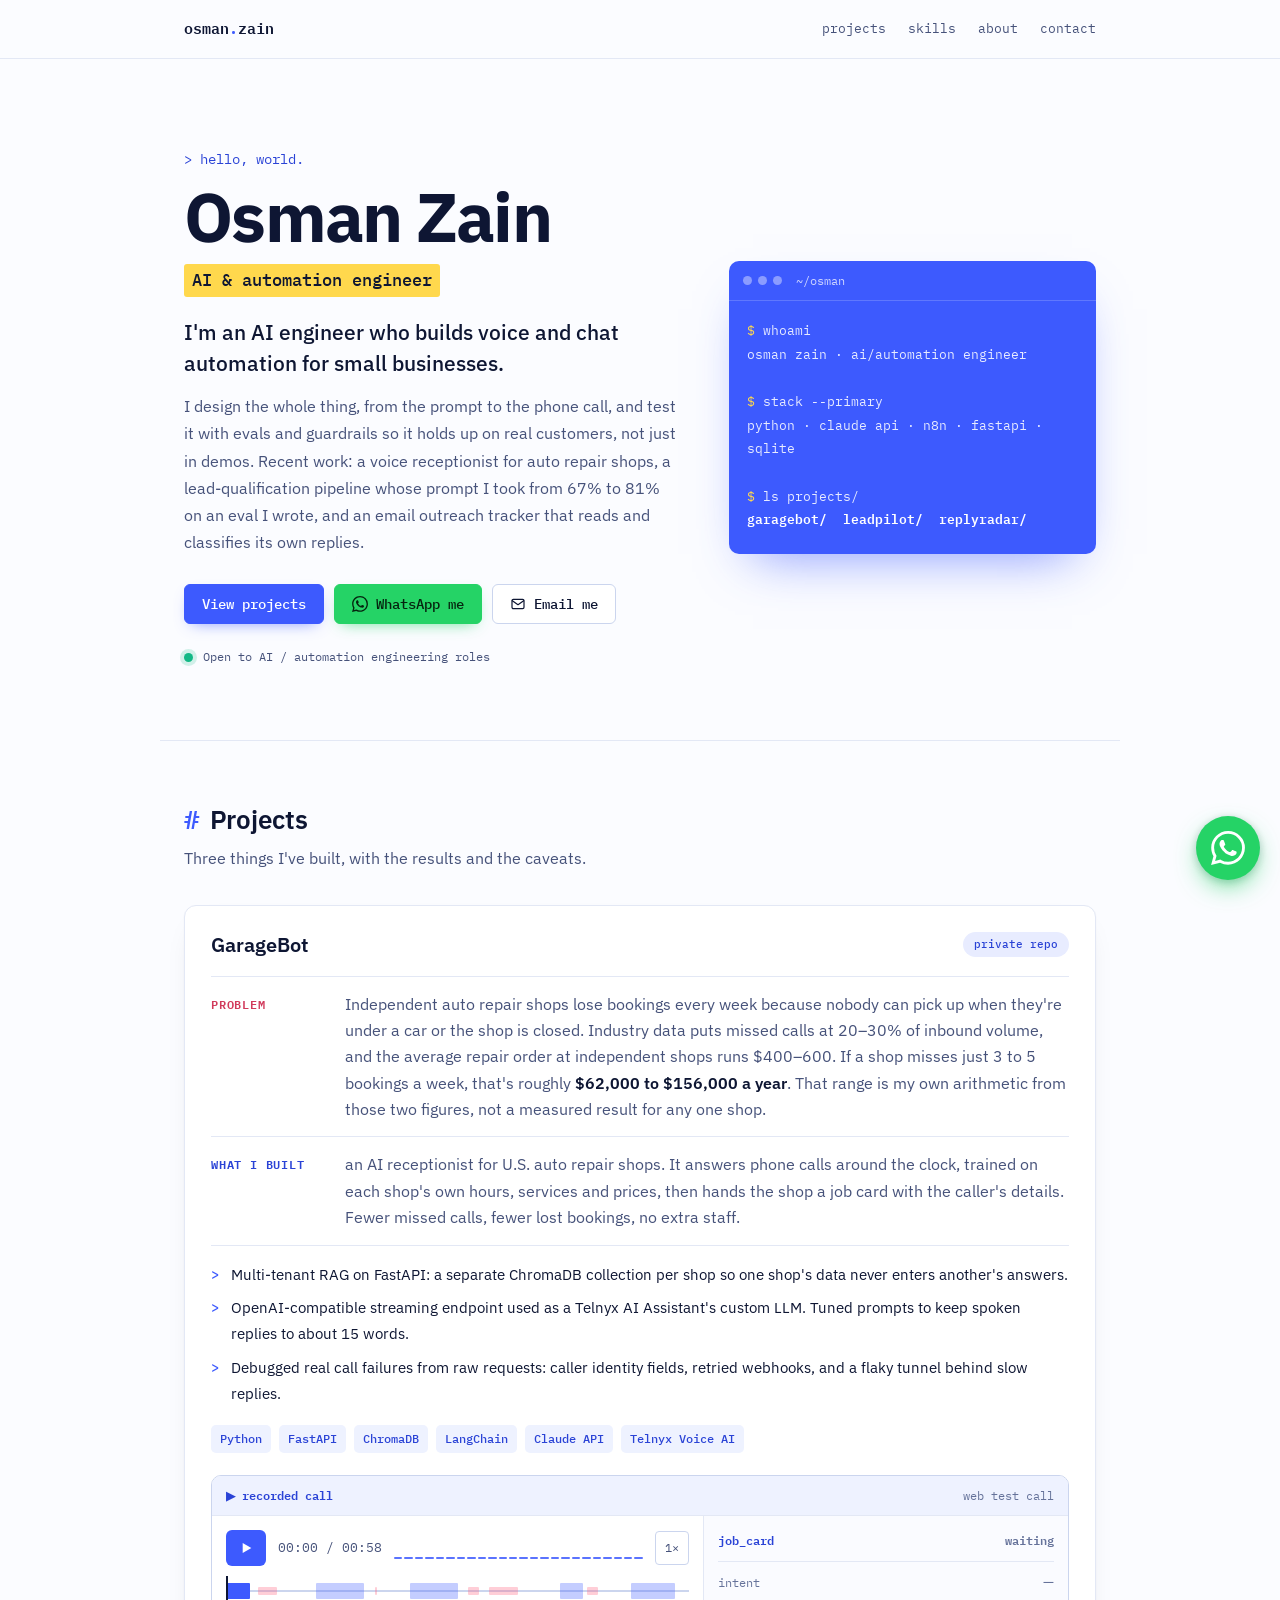
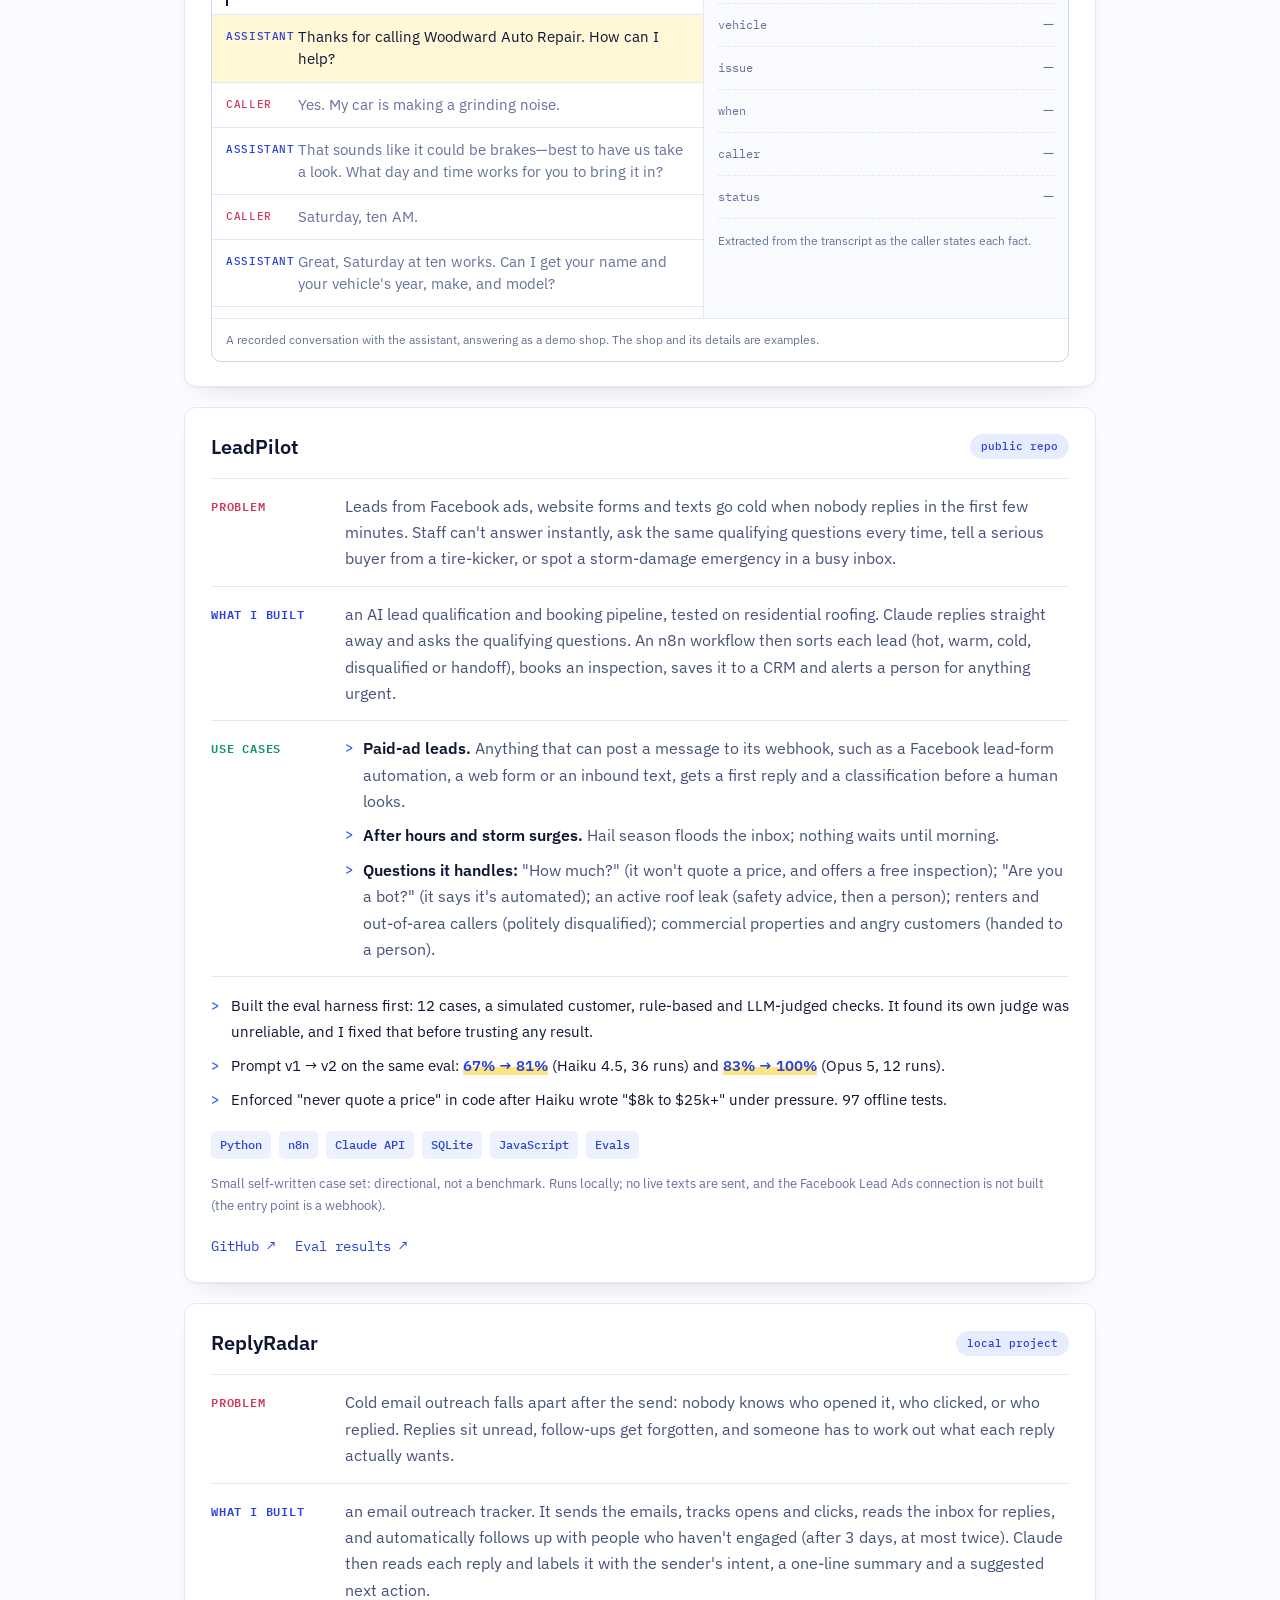
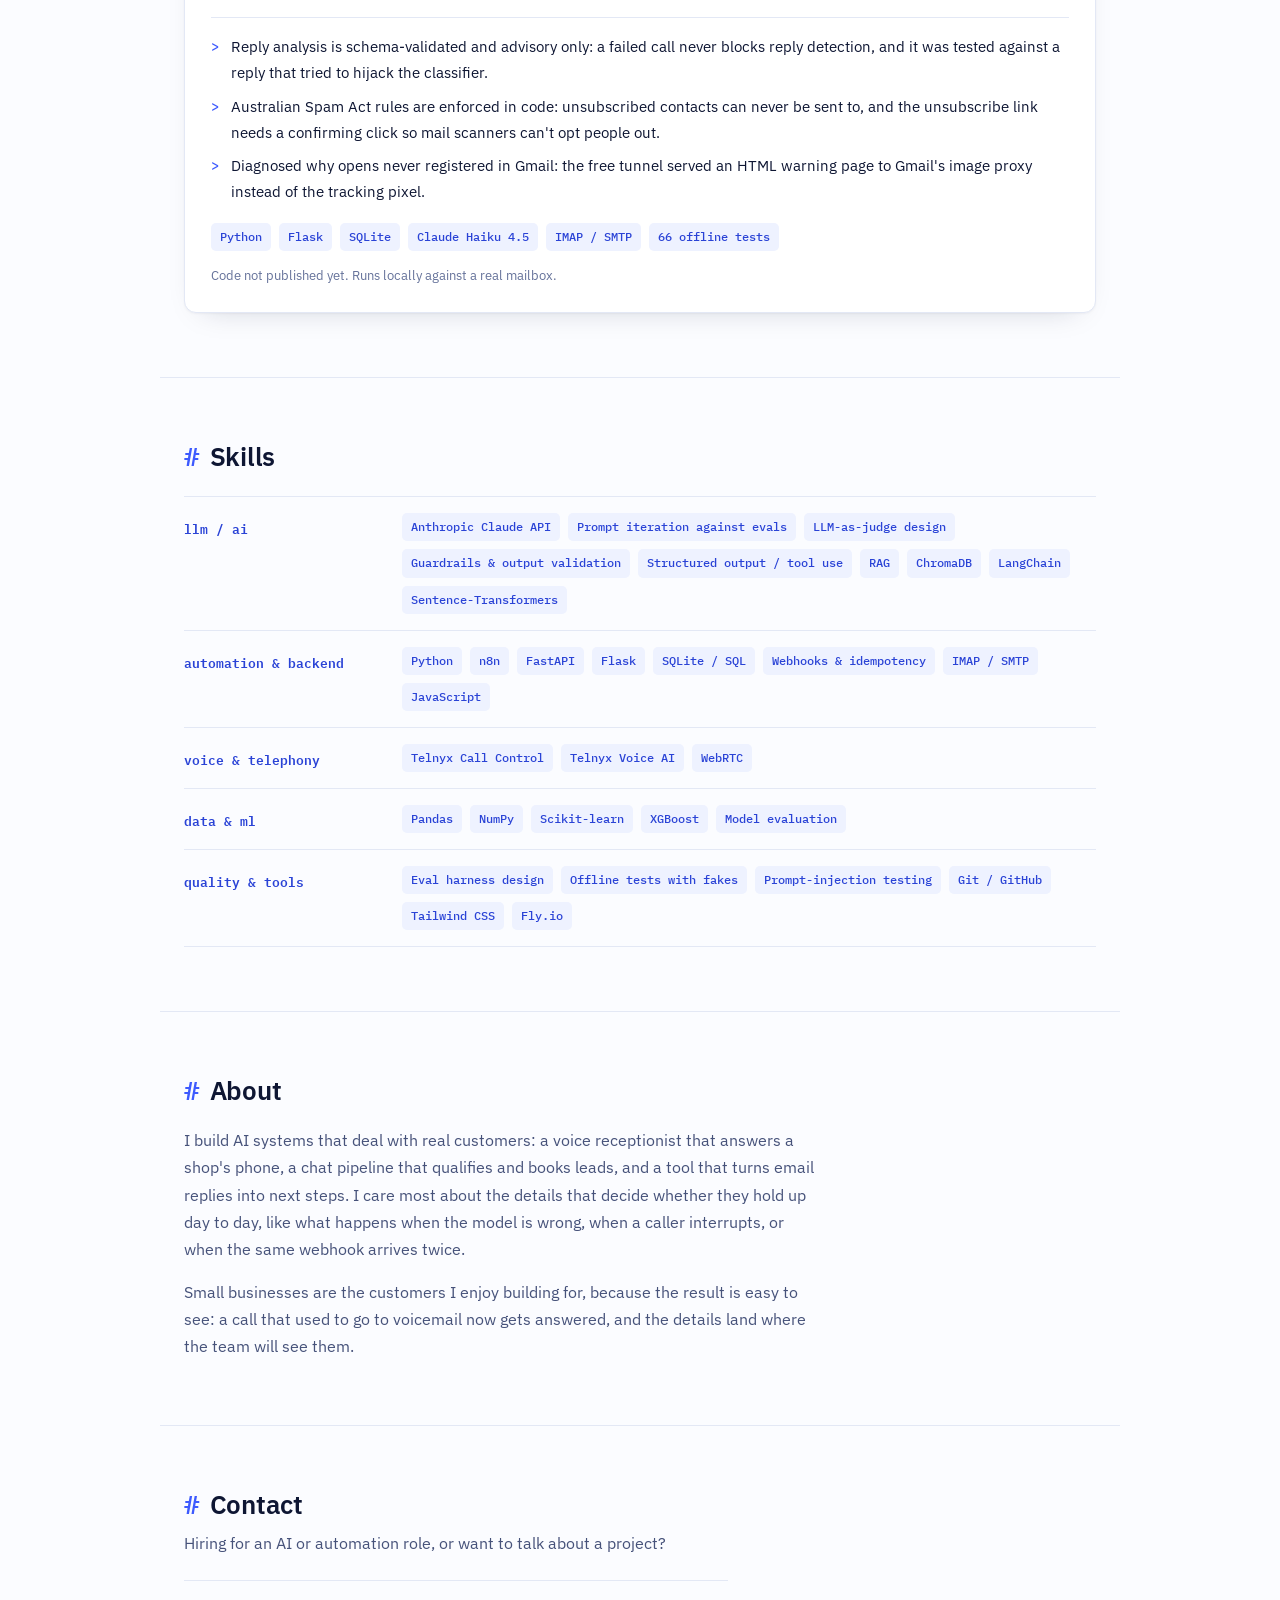
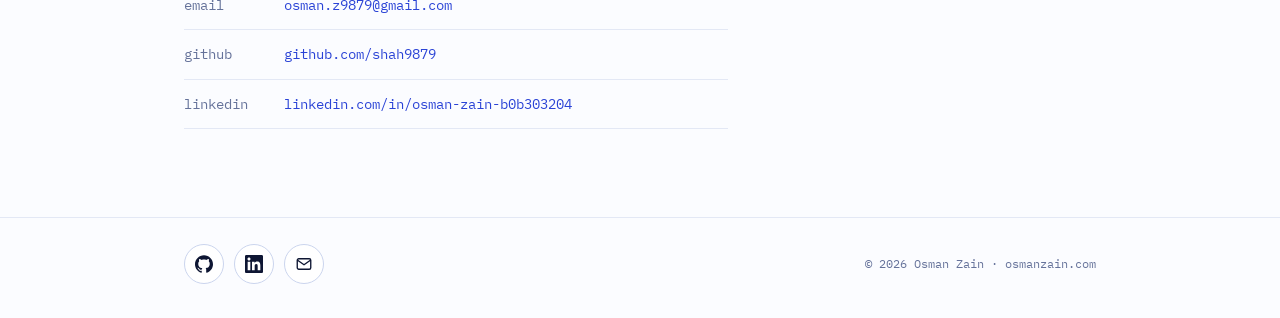
<file: index.html>
<!doctype html>
<html lang="en">
<head>
  <meta charset="utf-8">
  <meta name="viewport" content="width=device-width, initial-scale=1">
  <title>Osman Zain · AI &amp; Automation Engineer</title>
  <meta name="description" content="Osman Zain builds LLM systems and tests them properly: evals, guardrails and automation that hold up on real inputs. Projects: GarageBot, LeadPilot, ReplyRadar.">
  <meta name="theme-color" content="#FBFCFF">
  <meta name="color-scheme" content="light">
  <link rel="canonical" href="https://osmanzain.com/">
  <meta property="og:type" content="website">
  <meta property="og:title" content="Osman Zain · AI &amp; Automation Engineer">
  <meta property="og:description" content="LLM systems with evals and guardrails: a RAG voice receptionist, a lead-qualification pipeline, an outreach tracker with AI reply triage.">
  <meta property="og:url" content="https://osmanzain.com/">
  <meta property="og:image" content="https://osmanzain.com/og.png">
  <meta name="twitter:card" content="summary_large_image">
  <link rel="preconnect" href="https://fonts.googleapis.com">
  <link rel="preconnect" href="https://fonts.gstatic.com" crossorigin>
  <link href="https://fonts.googleapis.com/css2?family=IBM+Plex+Mono:wght@400;500;600&family=IBM+Plex+Sans:wght@400;500;600&display=swap" rel="stylesheet">
  <link rel="stylesheet" href="styles.css">
  <link rel="icon" href="data:image/svg+xml,%3Csvg xmlns='http://www.w3.org/2000/svg' viewBox='0 0 32 32'%3E%3Crect width='32' height='32' rx='6' fill='%233D5AFE'/%3E%3Ctext x='16' y='22' font-family='monospace' font-size='16' font-weight='700' text-anchor='middle' fill='%23ffffff'%3EOZ%3C/text%3E%3C/svg%3E">
</head>
<body>
<a class="skip" href="#projects">Skip to projects</a>

<header class="nav">
  <div class="wrap nav-inner">
    <a class="logo mono" href="#top" aria-label="Home">osman<span>.</span>zain</a>
    <nav class="nav-links mono" aria-label="Main">
      <a href="#projects">projects</a>
      <a href="#skills">skills</a>
      <a href="#about">about</a>
      <a href="#contact">contact</a>
    </nav>
  </div>
</header>

<main id="top">

  <!-- HERO -->
  <section class="hero wrap">
    <div class="hero-copy">
      <p class="hello mono">&gt; hello, world.</p>
      <h1>Osman Zain</h1>
      <p class="role mono">AI &amp; automation engineer</p>
      <p class="lead">I'm an AI engineer who builds voice and chat automation for small businesses.</p>
      <p class="bio">I design the whole thing, from the prompt to the phone call, and test it with evals and guardrails so it holds up on real customers, not just in demos. Recent work: a voice receptionist for auto repair shops, a lead-qualification pipeline whose prompt I took from 67% to 81% on an eval I wrote, and an email outreach tracker that reads and classifies its own replies.</p>
      <div class="cta">
        <a class="btn" href="#projects">View projects</a>
        <a class="btn wa" data-social="whatsapp" target="_blank" rel="noopener" href="#"><svg viewBox="0 0 24 24" aria-hidden="true"><path fill="currentColor" d="M17.472 14.382c-.297-.149-1.758-.867-2.03-.967-.273-.099-.471-.148-.67.15-.197.297-.767.966-.94 1.164-.173.199-.347.223-.644.075-.297-.15-1.255-.463-2.39-1.475-.883-.788-1.48-1.761-1.653-2.059-.173-.297-.018-.458.13-.606.134-.133.298-.347.446-.52.149-.174.198-.298.298-.497.099-.198.05-.371-.025-.52-.075-.149-.669-1.612-.916-2.207-.242-.579-.487-.5-.669-.51-.173-.008-.371-.01-.57-.01-.198 0-.52.074-.792.372-.272.297-1.04 1.016-1.04 2.479 0 1.462 1.065 2.875 1.213 3.074.149.198 2.096 3.2 5.077 4.487.709.306 1.262.489 1.694.625.712.227 1.36.195 1.871.118.571-.085 1.758-.719 2.006-1.413.248-.694.248-1.289.173-1.413-.074-.124-.272-.198-.57-.347m-5.421 7.403h-.004a9.87 9.87 0 01-5.031-1.378l-.361-.214-3.741.982.998-3.648-.235-.374a9.86 9.86 0 01-1.51-5.26c.001-5.45 4.436-9.884 9.888-9.884 2.64 0 5.122 1.03 6.988 2.898a9.825 9.825 0 012.893 6.994c-.003 5.45-4.437 9.884-9.885 9.884m8.413-18.297A11.815 11.815 0 0012.05 0C5.495 0 .16 5.335.157 11.892c0 2.096.547 4.142 1.588 5.945L.057 24l6.305-1.654a11.882 11.882 0 005.683 1.448h.005c6.554 0 11.89-5.335 11.893-11.893a11.821 11.821 0 00-3.48-8.413z"/></svg>WhatsApp me</a>
        <a class="btn ghost" data-social="email" href="#"><svg viewBox="0 0 24 24" aria-hidden="true" fill="none" stroke="currentColor" stroke-width="1.8" stroke-linecap="round" stroke-linejoin="round"><rect x="3" y="5" width="18" height="14" rx="2"/><path d="M3.5 7l8.5 6 8.5-6"/></svg>Email me</a>
      </div>
      <p class="status mono"><span class="dot"></span>Open to AI / automation engineering roles</p>
    </div>

    <div class="term" aria-hidden="true">
      <div class="term-bar mono"><i></i><i></i><i></i><span>~/osman</span></div>
<pre class="mono"><span class="p">$</span> whoami
osman zain · ai/automation engineer

<span class="p">$</span> stack --primary
python · claude api · n8n · fastapi · sqlite

<span class="p">$</span> ls projects/
<span class="k">garagebot/</span>  <span class="k">leadpilot/</span>  <span class="k">replyradar/</span>
</pre>
    </div>
  </section>

  <!-- PROJECTS -->
  <section class="section wrap" id="projects">
    <h2><span class="hash mono">#</span>Projects</h2>
    <p class="sub">Three things I've built, with the results and the caveats.</p>

    <div class="cards">


      <article class="card card-wide" id="garagebot">
        <header class="card-head"><h3 data-gb-name>GarageBot</h3><span class="chip mono">private repo</span></header>
        <dl class="brief">
          <div class="row"><dt class="mono l-problem">problem</dt><dd>Independent auto repair shops lose bookings every week because nobody can pick up when they're under a car or the shop is closed. Industry data puts missed calls at 20&ndash;30% of inbound volume, and the average repair order at independent shops runs $400&ndash;600. If a shop misses just 3 to 5 bookings a week, that's roughly <b>$62,000 to $156,000 a year</b>. That range is my own arithmetic from those two figures, not a measured result for any one shop.</dd></div>
          <div class="row"><dt class="mono l-built">what I built</dt><dd>an AI receptionist for U.S. auto repair shops. It answers phone calls around the clock, trained on each shop's own hours, services and prices, then hands the shop a job card with the caller's details. Fewer missed calls, fewer lost bookings, no extra staff.</dd></div>
        </dl>
        <ul class="proof">
          <li>Multi-tenant RAG on FastAPI: a separate ChromaDB collection per shop so one shop's data never enters another's answers.</li>
          <li>OpenAI-compatible streaming endpoint used as a Telnyx AI Assistant's custom LLM. Tuned prompts to keep spoken replies to about 15 words.</li>
          <li>Debugged real call failures from raw requests: caller identity fields, retried webhooks, and a flaky tunnel behind slow replies.</li>
        </ul>
        <ul class="tags mono"><li>Python</li><li>FastAPI</li><li>ChromaDB</li><li>LangChain</li><li>Claude API</li><li>Telnyx Voice AI</li></ul>

        <div class="demo" aria-label="Recorded demo call">
          <div class="demo-head mono"><span>▶ recorded call</span><span data-line-label>web test call</span></div>
          <div class="demo-grid">
            <div class="player">
              <div class="controls">
                <button class="play" type="button" data-play aria-label="Play or pause the demo call">
                  <svg class="i-play" viewBox="0 0 24 24" aria-hidden="true"><path d="M7 4.5v15l13-7.5z"/></svg>
                  <svg class="i-pause" viewBox="0 0 24 24" aria-hidden="true"><path d="M6 4.5h4.5v15H6zM13.5 4.5H18v15h-4.5z"/></svg>
                </button>
                <span class="time mono"><span data-time>00:00</span> / <span data-total>00:00</span></span>
                <div class="levels" data-levels aria-hidden="true"></div>
                <button class="speed mono" type="button" data-speed aria-label="Playback speed">1×</button>
              </div>
              <div class="scrub" data-timeline role="slider" tabindex="0" aria-label="Seek through the call" aria-valuemin="0" aria-valuemax="100" aria-valuenow="0"></div>
              <ol class="transcript" data-transcript aria-label="Call transcript"></ol>
            </div>
            <aside class="jobcard" aria-label="Job card">
              <div class="jc-head mono"><span>job_card</span><span data-jc-state>waiting</span></div>
              <dl class="spec" data-spec></dl>
              <p class="jc-foot">Extracted from the transcript as the caller states each fact.</p>
            </aside>
          </div>
          <p class="note" data-disclosure></p>
        </div>

      </article>

      <article class="card">
        <header class="card-head"><h3>LeadPilot</h3><span class="chip mono">public repo</span></header>
        <dl class="brief">
          <div class="row"><dt class="mono l-problem">problem</dt><dd>Leads from Facebook ads, website forms and texts go cold when nobody replies in the first few minutes. Staff can't answer instantly, ask the same qualifying questions every time, tell a serious buyer from a tire-kicker, or spot a storm-damage emergency in a busy inbox.</dd></div>
          <div class="row"><dt class="mono l-built">what I built</dt><dd>an AI lead qualification and booking pipeline, tested on residential roofing. Claude replies straight away and asks the qualifying questions. An n8n workflow then sorts each lead (hot, warm, cold, disqualified or handoff), books an inspection, saves it to a CRM and alerts a person for anything urgent.</dd></div>
          <div class="row"><dt class="mono l-uses">use cases</dt><dd><ul class="uses"><li><b>Paid-ad leads.</b> Anything that can post a message to its webhook, such as a Facebook lead-form automation, a web form or an inbound text, gets a first reply and a classification before a human looks.</li>
            <li><b>After hours and storm surges.</b> Hail season floods the inbox; nothing waits until morning.</li>
            <li><b>Questions it handles:</b> "How much?" (it won't quote a price, and offers a free inspection); "Are you a bot?" (it says it's automated); an active roof leak (safety advice, then a person); renters and out-of-area callers (politely disqualified); commercial properties and angry customers (handed to a person).</li></ul></dd></div>
        </dl>
        <ul class="proof">
          <li>Built the eval harness first: 12 cases, a simulated customer, rule-based and LLM-judged checks. It found its own judge was unreliable, and I fixed that before trusting any result.</li>
          <li>Prompt v1 → v2 on the same eval: <b>67% → 81%</b> (Haiku 4.5, 36 runs) and <b>83% → 100%</b> (Opus 5, 12 runs).</li>
          <li>Enforced "never quote a price" in code after Haiku wrote "$8k to $25k+" under pressure. 97 offline tests.</li>
        </ul>
        <ul class="tags mono"><li>Python</li><li>n8n</li><li>Claude API</li><li>SQLite</li><li>JavaScript</li><li>Evals</li></ul>
        <p class="note">Small self-written case set: directional, not a benchmark. Runs locally; no live texts are sent, and the Facebook Lead Ads connection is not built (the entry point is a webhook).</p>
        <div class="links mono"><a href="https://github.com/shah9879/leadpilot">GitHub ↗</a><a href="https://github.com/shah9879/leadpilot#eval-results">Eval results ↗</a></div>
      </article>

      <article class="card">
        <header class="card-head"><h3>ReplyRadar</h3><span class="chip mono">local project</span></header>
        <dl class="brief">
          <div class="row"><dt class="mono l-problem">problem</dt><dd>Cold email outreach falls apart after the send: nobody knows who opened it, who clicked, or who replied. Replies sit unread, follow-ups get forgotten, and someone has to work out what each reply actually wants.</dd></div>
          <div class="row"><dt class="mono l-built">what I built</dt><dd>an email outreach tracker. It sends the emails, tracks opens and clicks, reads the inbox for replies, and automatically follows up with people who haven't engaged (after 3 days, at most twice). Claude then reads each reply and labels it with the sender's intent, a one-line summary and a suggested next action.</dd></div>
        </dl>
        <ul class="proof">
          <li>Reply analysis is schema-validated and advisory only: a failed call never blocks reply detection, and it was tested against a reply that tried to hijack the classifier.</li>
          <li>Australian Spam Act rules are enforced in code: unsubscribed contacts can never be sent to, and the unsubscribe link needs a confirming click so mail scanners can't opt people out.</li>
          <li>Diagnosed why opens never registered in Gmail: the free tunnel served an HTML warning page to Gmail's image proxy instead of the tracking pixel.</li>
        </ul>
        <ul class="tags mono"><li>Python</li><li>Flask</li><li>SQLite</li><li>Claude Haiku 4.5</li><li>IMAP / SMTP</li><li>66 offline tests</li></ul>
        <p class="note">Code not published yet. Runs locally against a real mailbox.</p>
      </article>
    </div>
  </section>

  <!-- SKILLS -->
  <section class="section wrap" id="skills">
    <h2><span class="hash mono">#</span>Skills</h2>
    <div class="skills">
      <div class="skill-row"><h3 class="mono">llm / ai</h3><ul class="tags mono"><li>Anthropic Claude API</li><li>Prompt iteration against evals</li><li>LLM-as-judge design</li><li>Guardrails &amp; output validation</li><li>Structured output / tool use</li><li>RAG</li><li>ChromaDB</li><li>LangChain</li><li>Sentence-Transformers</li></ul></div>
      <div class="skill-row"><h3 class="mono">automation &amp; backend</h3><ul class="tags mono"><li>Python</li><li>n8n</li><li>FastAPI</li><li>Flask</li><li>SQLite / SQL</li><li>Webhooks &amp; idempotency</li><li>IMAP / SMTP</li><li>JavaScript</li></ul></div>
      <div class="skill-row"><h3 class="mono">voice &amp; telephony</h3><ul class="tags mono"><li>Telnyx Call Control</li><li>Telnyx Voice AI</li><li>WebRTC</li></ul></div>
      <div class="skill-row"><h3 class="mono">data &amp; ml</h3><ul class="tags mono"><li>Pandas</li><li>NumPy</li><li>Scikit-learn</li><li>XGBoost</li><li>Model evaluation</li></ul></div>
      <div class="skill-row"><h3 class="mono">quality &amp; tools</h3><ul class="tags mono"><li>Eval harness design</li><li>Offline tests with fakes</li><li>Prompt-injection testing</li><li>Git / GitHub</li><li>Tailwind CSS</li><li>Fly.io</li></ul></div>
    </div>
  </section>

  <!-- ABOUT -->
  <section class="section wrap" id="about">
    <h2><span class="hash mono">#</span>About</h2>
    <div class="about">
      <p>I build AI systems that deal with real customers: a voice receptionist that answers a shop's phone, a chat pipeline that qualifies and books leads, and a tool that turns email replies into next steps. I care most about the details that decide whether they hold up day to day, like what happens when the model is wrong, when a caller interrupts, or when the same webhook arrives twice.</p>
      <p>Small businesses are the customers I enjoy building for, because the result is easy to see: a call that used to go to voicemail now gets answered, and the details land where the team will see them.</p>
    </div>
  </section>

  <!-- CONTACT -->
  <section class="section wrap" id="contact">
    <h2><span class="hash mono">#</span>Contact</h2>
    <p class="sub">Hiring for an AI or automation role, or want to talk about a project?</p>
    <ul class="contact mono">
      <li><span>email</span><a data-email-text href="#"></a></li>
      <li><span>github</span><a data-github-text href="#"></a></li>
      <li data-linkedin-row hidden><span>linkedin</span><a data-linkedin-link href="#"></a></li>
    </ul>
  </section>
</main>

<footer class="foot">
  <div class="wrap foot-inner">
    <nav class="socials" aria-label="Find me elsewhere">
      <a data-social="github" href="#" target="_blank" rel="noopener" aria-label="GitHub" title="GitHub"><svg viewBox="0 0 24 24" aria-hidden="true"><path fill="currentColor" d="M12 .297c-6.63 0-12 5.373-12 12 0 5.303 3.438 9.8 8.205 11.385.6.113.82-.258.82-.577 0-.285-.01-1.04-.015-2.04-3.338.724-4.042-1.61-4.042-1.61C4.422 18.07 3.633 17.7 3.633 17.7c-1.087-.744.084-.729.084-.729 1.205.084 1.838 1.236 1.838 1.236 1.07 1.835 2.809 1.305 3.495.998.108-.776.417-1.305.76-1.605-2.665-.3-5.466-1.332-5.466-5.93 0-1.31.465-2.38 1.235-3.22-.135-.303-.54-1.523.105-3.176 0 0 1.005-.322 3.3 1.23.96-.267 1.98-.399 3-.405 1.02.006 2.04.138 3 .405 2.28-1.552 3.285-1.23 3.285-1.23.645 1.653.24 2.873.12 3.176.765.84 1.23 1.91 1.23 3.22 0 4.61-2.805 5.625-5.475 5.92.42.36.81 1.096.81 2.22 0 1.606-.015 2.896-.015 3.286 0 .315.21.69.825.57C20.565 22.092 24 17.592 24 12.297c0-6.627-5.373-12-12-12"/></svg></a>
      <a data-social="linkedin" href="#" target="_blank" rel="noopener" aria-label="LinkedIn" title="LinkedIn"><svg viewBox="0 0 24 24" aria-hidden="true"><path fill="currentColor" d="M20.447 20.452h-3.554v-5.569c0-1.328-.027-3.037-1.852-3.037-1.853 0-2.136 1.445-2.136 2.939v5.667H9.351V9h3.414v1.561h.046c.477-.9 1.637-1.85 3.37-1.85 3.601 0 4.267 2.37 4.267 5.455v6.286zM5.337 7.433c-1.144 0-2.063-.926-2.063-2.065 0-1.138.92-2.063 2.063-2.063 1.14 0 2.064.925 2.064 2.063 0 1.139-.925 2.065-2.064 2.065zm1.782 13.019H3.555V9h3.564v11.452zM22.225 0H1.771C.792 0 0 .774 0 1.729v20.542C0 23.227.792 24 1.771 24h20.451C23.2 24 24 23.227 24 22.271V1.729C24 .774 23.2 0 22.222 0h.003z"/></svg></a>
      <a data-social="email" href="#" aria-label="Email" title="Email"><svg viewBox="0 0 24 24" aria-hidden="true" fill="none" stroke="currentColor" stroke-width="1.8" stroke-linecap="round" stroke-linejoin="round"><rect x="3" y="5" width="18" height="14" rx="2"/><path d="M3.5 7l8.5 6 8.5-6"/></svg></a>
    </nav>
    <span class="copy mono">© <span data-year>2026</span> Osman Zain · osmanzain.com</span>
  </div>
</footer>

<a class="wa-float" data-social="whatsapp" href="#" target="_blank" rel="noopener" aria-label="Chat with me on WhatsApp" title="Chat on WhatsApp"><svg viewBox="0 0 24 24" aria-hidden="true"><path fill="currentColor" d="M17.472 14.382c-.297-.149-1.758-.867-2.03-.967-.273-.099-.471-.148-.67.15-.197.297-.767.966-.94 1.164-.173.199-.347.223-.644.075-.297-.15-1.255-.463-2.39-1.475-.883-.788-1.48-1.761-1.653-2.059-.173-.297-.018-.458.13-.606.134-.133.298-.347.446-.52.149-.174.198-.298.298-.497.099-.198.05-.371-.025-.52-.075-.149-.669-1.612-.916-2.207-.242-.579-.487-.5-.669-.51-.173-.008-.371-.01-.57-.01-.198 0-.52.074-.792.372-.272.297-1.04 1.016-1.04 2.479 0 1.462 1.065 2.875 1.213 3.074.149.198 2.096 3.2 5.077 4.487.709.306 1.262.489 1.694.625.712.227 1.36.195 1.871.118.571-.085 1.758-.719 2.006-1.413.248-.694.248-1.289.173-1.413-.074-.124-.272-.198-.57-.347m-5.421 7.403h-.004a9.87 9.87 0 01-5.031-1.378l-.361-.214-3.741.982.998-3.648-.235-.374a9.86 9.86 0 01-1.51-5.26c.001-5.45 4.436-9.884 9.888-9.884 2.64 0 5.122 1.03 6.988 2.898a9.825 9.825 0 012.893 6.994c-.003 5.45-4.437 9.884-9.885 9.884m8.413-18.297A11.815 11.815 0 0012.05 0C5.495 0 .16 5.335.157 11.892c0 2.096.547 4.142 1.588 5.945L.057 24l6.305-1.654a11.882 11.882 0 005.683 1.448h.005c6.554 0 11.89-5.335 11.893-11.893a11.821 11.821 0 00-3.48-8.413z"/></svg></a>

<audio id="audio" preload="metadata"></audio>
<script src="site.config.js"></script>
<script src="assets/demo.js"></script>
<script src="app.js"></script>
</body>
</html>
</file>
<file: styles.css>
:root {
  --bg: #FBFCFF;
  --bg-2: #FFFFFF;
  --bg-3: #EEF2FF;
  --line: #E3E8F5;
  --line-2: #CBD5EE;
  --text: #0E1633;
  --dim: #46527A;
  --faint: #65729A;
  --accent: #3D5AFE;
  --accent-2: #2A43D6;
  --accent-soft: #E8ECFF;
  --accent-line: rgba(61, 90, 254, .38);
  --sun: #FFD84D;
  --mint: #12B886;
  --coral: #FF5C7A;
  --sans: 'IBM Plex Sans', -apple-system, 'Segoe UI', Helvetica, Arial, sans-serif;
  --mono: 'IBM Plex Mono', ui-monospace, 'SF Mono', Menlo, monospace;
}
* { box-sizing: border-box; }
html { color-scheme: light; scroll-behavior: smooth; scroll-padding-top: 72px; background: var(--bg); }
body { margin: 0; background: var(--bg); color: var(--text); font: 400 1rem/1.7 var(--sans); -webkit-font-smoothing: antialiased; }
h1, h2, h3, h4, p, ul, ol, dl, dd { margin: 0; padding: 0; }
ul, ol { list-style: none; }
a { color: var(--accent-2); text-decoration: none; }
a:hover { text-decoration: underline; text-underline-offset: 3px; }
button { font: inherit; color: inherit; }
.mono { font-family: var(--mono); }
.wrap { width: min(960px, 100%); margin-inline: auto; padding-inline: 24px; }
:focus-visible { outline: 2px solid var(--accent); outline-offset: 3px; border-radius: 2px; }
.skip { position: absolute; left: -999px; top: 8px; background: var(--accent); color: #fff; padding: 8px 12px; border-radius: 4px; z-index: 50; }
.skip:focus { left: 8px; }

/* nav */
.nav { position: sticky; top: 0; z-index: 20; background: rgba(251, 252, 255, .88); backdrop-filter: blur(8px); -webkit-backdrop-filter: blur(8px); border-bottom: 1px solid var(--line); }
.nav-inner { display: flex; align-items: center; justify-content: space-between; height: 58px; }
.logo { color: var(--text); font-weight: 600; font-size: .95rem; }
.logo span { color: var(--accent); }
.logo:hover { text-decoration: none; }
.nav-links { display: flex; gap: 22px; font-size: .82rem; }
.nav-links a { color: var(--dim); }
.nav-links a:hover { color: var(--accent-2); text-decoration: none; }
@media (max-width: 520px) { .nav-links { gap: 14px; font-size: .76rem; } }

/* hero */
.hero { display: grid; grid-template-columns: 1.15fr .85fr; gap: 48px; align-items: center; padding-block: 88px 72px; }
.hello { color: var(--accent-2); font-size: .9rem; margin-bottom: 10px; }
h1 { font: 700 clamp(2.7rem, 6.4vw, 4.3rem)/1.03 var(--sans); letter-spacing: -.025em; }
.role { display: inline-block; font-size: 1.05rem; color: var(--text); margin-top: 12px; padding: 2px 8px; background: var(--sun); border-radius: 3px; font-weight: 500; }
.lead { font-size: 1.3rem; line-height: 1.5; font-weight: 500; color: var(--text); margin-top: 20px; max-width: 32rem; }
.bio { color: var(--dim); margin-top: 14px; max-width: 34rem; }
.cta { display: flex; flex-wrap: wrap; gap: 10px; margin-top: 28px; }
.btn { display: inline-flex; align-items: center; padding: 11px 17px; border-radius: 6px; background: var(--accent); color: #fff; font: 500 .86rem/1 var(--mono); border: 1px solid var(--accent); box-shadow: 0 6px 16px -8px rgba(61, 90, 254, .7); }
.btn:hover { text-decoration: none; background: var(--accent-2); border-color: var(--accent-2); }
.btn svg { width: 16px; height: 16px; margin-right: 8px; flex: none; }
.btn.wa { background: #25D366; border-color: #25D366; color: #06240F; box-shadow: 0 6px 16px -8px rgba(37, 211, 102, .8); }
.btn.wa:hover { background: #3BE07A; border-color: #3BE07A; }
.btn.ghost { background: #fff; color: var(--text); border-color: var(--line-2); box-shadow: none; }
.btn.ghost:hover { border-color: var(--accent); color: var(--accent-2); background: var(--accent-soft); }
.status { display: flex; align-items: center; gap: 10px; margin-top: 22px; font-size: .78rem; color: var(--dim); }
.dot { width: 9px; height: 9px; border-radius: 50%; background: var(--mint); box-shadow: 0 0 0 4px rgba(18, 184, 134, .18); }
.term { background: var(--accent); border-radius: 10px; overflow: hidden; box-shadow: 0 24px 50px -24px rgba(61, 90, 254, .65); }
.term-bar { display: flex; align-items: center; gap: 6px; padding: 10px 14px; border-bottom: 1px solid rgba(255, 255, 255, .18); font-size: .72rem; color: rgba(255, 255, 255, .75); }
.term-bar i { width: 9px; height: 9px; border-radius: 50%; background: rgba(255, 255, 255, .4); }
.term-bar span { margin-left: 8px; }
.term pre { margin: 0; padding: 18px 18px 22px; font-size: .8rem; line-height: 1.85; color: rgba(255, 255, 255, .88); white-space: pre-wrap; overflow-wrap: anywhere; }
.term .p { color: var(--sun); }
.term .k { color: #fff; font-weight: 600; }
@media (max-width: 860px) { .hero { grid-template-columns: 1fr; padding-block: 56px 48px; gap: 36px; } }

/* sections */
.section { padding-block: 64px; border-top: 1px solid var(--line); }
h2 { font: 600 1.6rem/1.2 var(--sans); letter-spacing: -.01em; }
.hash { color: var(--accent); margin-right: 10px; font-weight: 500; }
.sub { color: var(--dim); margin-top: 10px; max-width: 40rem; }

/* cards */
.cards { display: grid; gap: 20px; margin-top: 32px; }
.card { background: var(--bg-2); border: 1px solid var(--line); border-radius: 12px; padding: 26px 26px 24px; box-shadow: 0 1px 2px rgba(14, 22, 51, .04), 0 12px 30px -20px rgba(14, 22, 51, .25); transition: border-color .15s, box-shadow .15s; }
.card:hover { border-color: var(--accent-line); box-shadow: 0 1px 2px rgba(14, 22, 51, .04), 0 16px 36px -18px rgba(61, 90, 254, .35); }
.card-head { display: flex; align-items: center; justify-content: space-between; gap: 12px; flex-wrap: wrap; }
.card h3 { font: 600 1.25rem/1.3 var(--sans); }
.chip { font-size: .68rem; color: var(--accent-2); background: var(--accent-soft); border-radius: 999px; padding: 3px 11px; font-weight: 500; }
.brief { margin-top: 18px; border-top: 1px solid var(--line); }
.brief .row { display: grid; grid-template-columns: 116px 1fr; gap: 18px; padding: 14px 0; border-bottom: 1px solid var(--line); }
.brief dt { font-size: .72rem; font-weight: 600; text-transform: uppercase; letter-spacing: .07em; padding-top: 4px; }
.brief dd { color: var(--dim); font-size: .97rem; }
.brief dd b { color: var(--text); font-weight: 600; }
.l-problem { color: #D13A5B; }
.l-built { color: var(--accent-2); }
.l-uses { color: var(--mint); filter: brightness(.8); }
.uses { display: grid; gap: 8px; }
.uses li { position: relative; padding-left: 18px; }
.uses li::before { content: ">"; position: absolute; left: 0; color: var(--accent); font: 500 .85rem/1.9 var(--mono); }
@media (max-width: 640px) { .brief .row { grid-template-columns: 1fr; gap: 4px; } .brief dt { padding-top: 0; } }
.proof { margin-top: 16px; display: grid; gap: 8px; }
.proof li { position: relative; padding-left: 20px; font-size: .95rem; color: var(--text); }
.proof li::before { content: ">"; position: absolute; left: 0; color: var(--accent); font: 500 .85rem/1.9 var(--mono); }
.proof b { color: var(--accent-2); font-weight: 600; background: linear-gradient(transparent 62%, rgba(255, 216, 77, .7) 62%); }
.tags { display: flex; flex-wrap: wrap; gap: 8px; margin-top: 18px; }
.tags li { font-size: .74rem; color: var(--accent-2); background: var(--bg-3); border-radius: 5px; padding: 4px 9px; font-weight: 500; }
.note { margin-top: 14px; font-size: .82rem; color: var(--faint); }
.links { display: flex; flex-wrap: wrap; gap: 20px; margin-top: 18px; font-size: .85rem; }
.links[hidden] { display: none; }
@media (max-width: 560px) { .card { padding: 20px 18px; } }

/* demo */
.demo { margin-top: 22px; border: 1px solid var(--line-2); border-radius: 10px; background: #fff; overflow: hidden; }
.demo-head { display: flex; justify-content: space-between; gap: 12px; padding: 10px 14px; border-bottom: 1px solid var(--line); background: var(--bg-3); font-size: .72rem; color: var(--faint); }
.demo-head span:first-child { color: var(--accent-2); font-weight: 600; }
.demo-grid { display: grid; grid-template-columns: 1.35fr 1fr; }
.player { padding: 14px 14px 4px; border-right: 1px solid var(--line); min-width: 0; }
.controls { display: flex; align-items: center; gap: 12px; }
.play { width: 40px; height: 36px; display: grid; place-items: center; background: var(--accent); border: 0; border-radius: 6px; color: #fff; cursor: pointer; flex: none; }
.play:hover { background: var(--accent-2); }
.play svg { width: 16px; height: 16px; fill: currentColor; }
.i-pause { display: none; }
.is-playing .i-play { display: none; }
.is-playing .i-pause { display: block; }
.time { font-size: .82rem; color: var(--dim); font-variant-numeric: tabular-nums; white-space: nowrap; }
.levels { flex: 1; display: flex; align-items: flex-end; gap: 2px; height: 22px; min-width: 40px; }
.levels i { flex: 1; height: 2px; background: var(--accent); opacity: .85; border-radius: 1px; }
.speed { background: transparent; border: 1px solid var(--line-2); border-radius: 4px; padding: 6px 9px; font-size: .74rem; color: var(--dim); cursor: pointer; }
.speed:hover { color: var(--accent-2); border-color: var(--accent-line); }
.scrub { position: relative; height: 34px; margin-top: 8px; cursor: pointer; touch-action: none; }
.scrub::before { content: ""; position: absolute; left: 0; right: 0; top: 50%; height: 2px; background: var(--line-2); transform: translateY(-50%); }
.seg { position: absolute; top: 9px; bottom: 9px; border-radius: 1px; opacity: .3; transition: opacity .15s; }
.seg.bot { background: var(--accent); }
.seg.caller { background: var(--coral); top: 13px; bottom: 13px; }
.seg.played { opacity: .7; }
.seg.active { opacity: 1; }
.playhead { position: absolute; top: 2px; bottom: 2px; width: 2px; background: var(--text); pointer-events: none; left: 0; }
.transcript { max-height: 300px; overflow-y: auto; margin: 6px -14px 0; border-top: 1px solid var(--line); scrollbar-width: thin; scrollbar-color: var(--line-2) transparent; }
.turn { width: 100%; display: grid; grid-template-columns: 62px 1fr; gap: 10px; text-align: left; padding: 11px 14px; background: transparent; border: 0; border-bottom: 1px solid var(--line); cursor: pointer; }
.turn:hover { background: #F5F7FF; }
.turn .who { font: 500 .66rem/1.9 var(--mono); text-transform: uppercase; letter-spacing: .06em; color: var(--faint); }
.turn.bot .who { color: var(--accent-2); }
.turn.caller .who { color: #D13A5B; }
.turn .txt { font-size: .92rem; line-height: 1.5; color: var(--faint); transition: color .2s; }
.turn.past .txt { color: var(--dim); }
.turn.active { background: #FFF7D6; }
.turn.active .txt { color: var(--text); }
.jobcard { padding: 14px; background: #FAFBFF; }
.jc-head { display: flex; justify-content: space-between; font-size: .74rem; color: var(--accent-2); font-weight: 600; padding-bottom: 10px; border-bottom: 1px solid var(--line); }
.jc-head span:last-child { color: var(--faint); }
.spec .row { display: flex; justify-content: space-between; gap: 14px; padding: 9px 0; border-bottom: 1px dashed var(--line); font-size: .88rem; }
.spec dt { color: var(--faint); font-family: var(--mono); font-size: .76rem; padding-top: 2px; }
.spec dd { text-align: right; color: var(--faint); overflow-wrap: anywhere; }
.spec .row.filled dd { color: var(--text); }
.spec .row.flash { animation: flash 1.2s ease-out; }
@keyframes flash { from { background: rgba(255, 216, 77, .7); } to { background: transparent; } }
.jc-foot { margin-top: 12px; font-size: .78rem; color: var(--faint); line-height: 1.5; }
.demo .note { margin: 0; padding: 10px 14px; border-top: 1px solid var(--line); font-size: .78rem; }
.demo .note:empty { display: none; }
@media (max-width: 760px) { .demo-grid { grid-template-columns: 1fr; } .player { border-right: 0; border-bottom: 1px solid var(--line); } .jobcard { order: -1; border-bottom: 1px solid var(--line); } }
@media (max-width: 420px) { .levels { display: none; } .turn { grid-template-columns: 1fr; gap: 0; } }

/* skills */
.skills { margin-top: 24px; display: grid; }
.skill-row { display: grid; grid-template-columns: 200px 1fr; gap: 18px; padding: 16px 0; border-bottom: 1px solid var(--line); }
.skill-row:first-child { border-top: 1px solid var(--line); }
.skill-row h3 { font-size: .8rem; font-weight: 600; color: var(--accent-2); padding-top: 6px; }
.skill-row .tags { margin-top: 0; }
@media (max-width: 640px) { .skill-row { grid-template-columns: 1fr; gap: 8px; } .skill-row h3 { padding-top: 0; } }

/* about + contact */
.about { margin-top: 20px; display: grid; gap: 16px; max-width: 40rem; color: var(--dim); }
.edu { margin-top: 8px; padding: 16px 18px; background: var(--bg-3); border-radius: 10px; display: grid; gap: 8px; font-size: .84rem; }
.edu div { display: flex; gap: 16px; flex-wrap: wrap; }
.edu dt { color: var(--faint); min-width: 90px; }
.edu dd { color: var(--text); }
.contact { margin-top: 22px; display: grid; gap: 0; max-width: 34rem; }
.contact li { display: flex; gap: 20px; padding: 12px 0; border-bottom: 1px solid var(--line); font-size: .9rem; flex-wrap: wrap; }
.contact li:first-child { border-top: 1px solid var(--line); }
.contact li[hidden] { display: none; }
.contact span { color: var(--faint); width: 80px; }
.foot { border-top: 1px solid var(--line); padding-block: 26px; margin-top: 24px; }
.copy { text-align: right; }
.wa-float { position: fixed; right: max(20px, env(safe-area-inset-right)); bottom: max(20px, env(safe-area-inset-bottom)); z-index: 45; width: 64px; height: 64px; display: grid; place-items: center; border-radius: 50%; background: #25D366; color: #fff; box-shadow: 0 10px 26px -6px rgba(37, 211, 102, .75), 0 2px 8px rgba(14, 22, 51, .2); transition: transform .15s, background .15s; }
.wa-float svg { width: 34px; height: 34px; }
.wa-float:hover { text-decoration: none; transform: scale(1.06); background: #1FBF5B; }
.wa-float[hidden] { display: none; }
@media (max-width: 560px) { .wa-float { width: 58px; height: 58px; right: 16px; bottom: 16px; } .wa-float svg { width: 30px; height: 30px; } .copy { text-align: left; } }
.foot-inner { display: flex; justify-content: space-between; align-items: center; gap: 16px; flex-wrap: wrap; font-size: .76rem; color: var(--faint); }
.foot { padding-bottom: 34px; }
.socials { display: flex; gap: 10px; }
.socials a { width: 40px; height: 40px; display: grid; place-items: center; border-radius: 50%; border: 1px solid var(--line-2); background: #fff; color: var(--text); transition: background .15s, color .15s, border-color .15s, transform .15s; }
.socials a svg { width: 18px; height: 18px; }
.socials a:hover { text-decoration: none; transform: translateY(-2px); background: var(--accent); border-color: var(--accent); color: #fff; }
.socials a[hidden] { display: none; }

@media (prefers-reduced-motion: reduce) { html { scroll-behavior: auto; } .spec .row.flash { animation: none; } }
</file>
